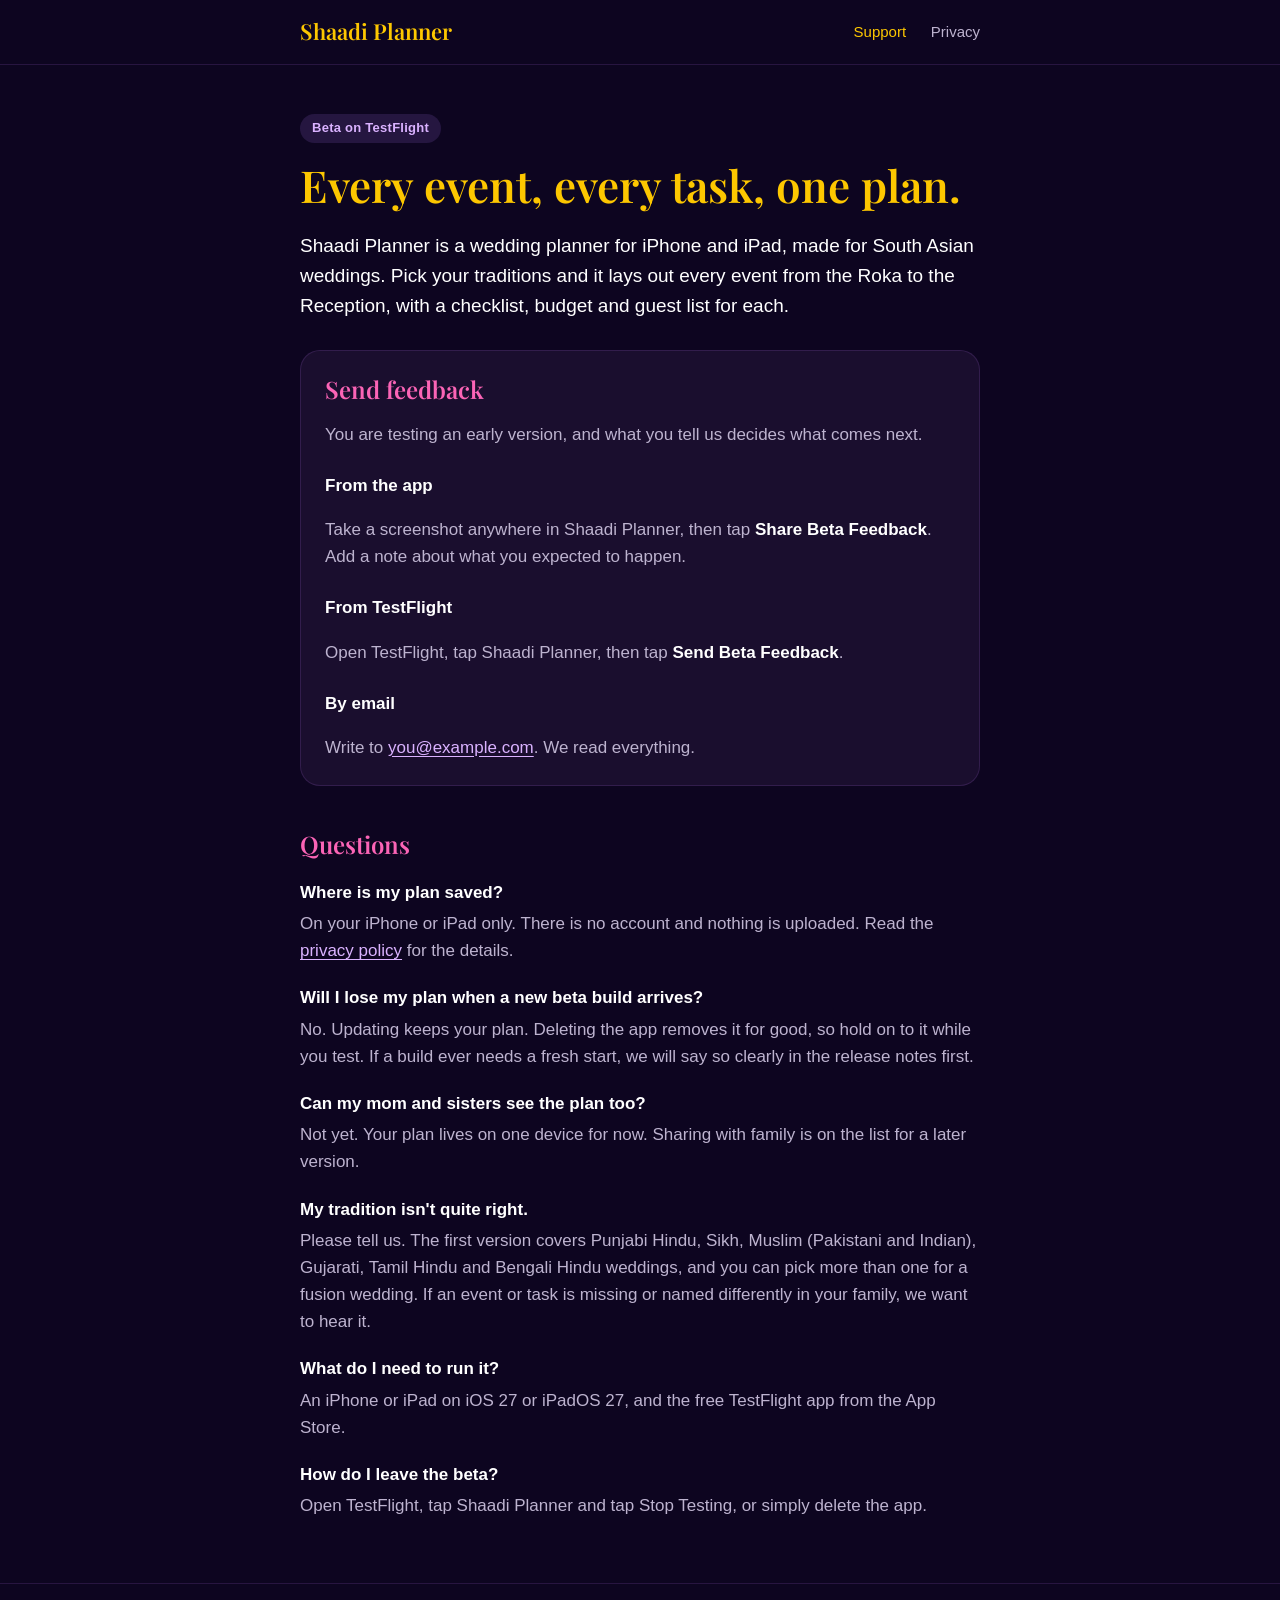
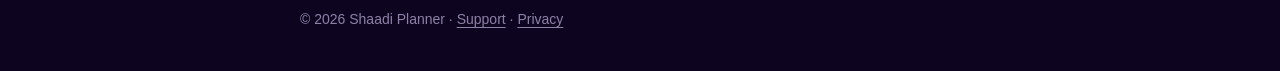
<file: index.html>
<!doctype html>
<html lang="en-CA">
<head>
  <meta charset="utf-8">
  <meta name="viewport" content="width=device-width, initial-scale=1">
  <title>Shaadi Planner · Support</title>
  <meta name="description" content="Help and beta feedback for Shaadi Planner, the wedding planner made for South Asian weddings.">
  <meta name="theme-color" content="#0D0520">
  <link rel="preconnect" href="https://fonts.googleapis.com">
  <link rel="preconnect" href="https://fonts.gstatic.com" crossorigin>
  <link href="https://fonts.googleapis.com/css2?family=Playfair+Display:wght@600&display=swap" rel="stylesheet">
  <link rel="stylesheet" href="style.css">
</head>
<body>
  <header class="site">
    <div class="wrap">
      <a class="wordmark" href="./">Shaadi Planner</a>
      <nav class="site" aria-label="Main">
        <a href="./" aria-current="page">Support</a>
        <a href="privacy.html">Privacy</a>
      </nav>
    </div>
  </header>

  <main>
    <div class="wrap">
      <span class="pill">Beta on TestFlight</span>
      <h1>Every event, every task, one plan.</h1>
      <p class="lede">Shaadi Planner is a wedding planner for iPhone and iPad, made for South Asian weddings. Pick your traditions and it lays out every event from the Roka to the Reception, with a checklist, budget and guest list for each.</p>

      <div class="card">
        <h2>Send feedback</h2>
        <p>You are testing an early version, and what you tell us decides what comes next.</p>
        <h3>From the app</h3>
        <p>Take a screenshot anywhere in Shaadi Planner, then tap <strong>Share Beta Feedback</strong>. Add a note about what you expected to happen.</p>
        <h3>From TestFlight</h3>
        <p>Open TestFlight, tap Shaadi Planner, then tap <strong>Send Beta Feedback</strong>.</p>
        <h3>By email</h3>
        <p>Write to <a href="mailto:you@example.com">you@example.com</a>. We read everything.</p>
      </div>

      <h2>Questions</h2>
      <dl>
        <dt>Where is my plan saved?</dt>
        <dd>On your iPhone or iPad only. There is no account and nothing is uploaded. Read the <a href="privacy.html">privacy policy</a> for the details.</dd>

        <dt>Will I lose my plan when a new beta build arrives?</dt>
        <dd>No. Updating keeps your plan. Deleting the app removes it for good, so hold on to it while you test. If a build ever needs a fresh start, we will say so clearly in the release notes first.</dd>

        <dt>Can my mom and sisters see the plan too?</dt>
        <dd>Not yet. Your plan lives on one device for now. Sharing with family is on the list for a later version.</dd>

        <dt>My tradition isn't quite right.</dt>
        <dd>Please tell us. The first version covers Punjabi Hindu, Sikh, Muslim (Pakistani and Indian), Gujarati, Tamil Hindu and Bengali Hindu weddings, and you can pick more than one for a fusion wedding. If an event or task is missing or named differently in your family, we want to hear it.</dd>

        <dt>What do I need to run it?</dt>
        <dd>An iPhone or iPad on iOS 27 or iPadOS 27, and the free TestFlight app from the App Store.</dd>

        <dt>How do I leave the beta?</dt>
        <dd>Open TestFlight, tap Shaadi Planner and tap Stop Testing, or simply delete the app.</dd>
      </dl>
    </div>
  </main>

  <footer class="site">
    <div class="wrap">
      © 2026 Shaadi Planner · <a href="./">Support</a> · <a href="privacy.html">Privacy</a>
    </div>
  </footer>
</body>
</html>
</file>
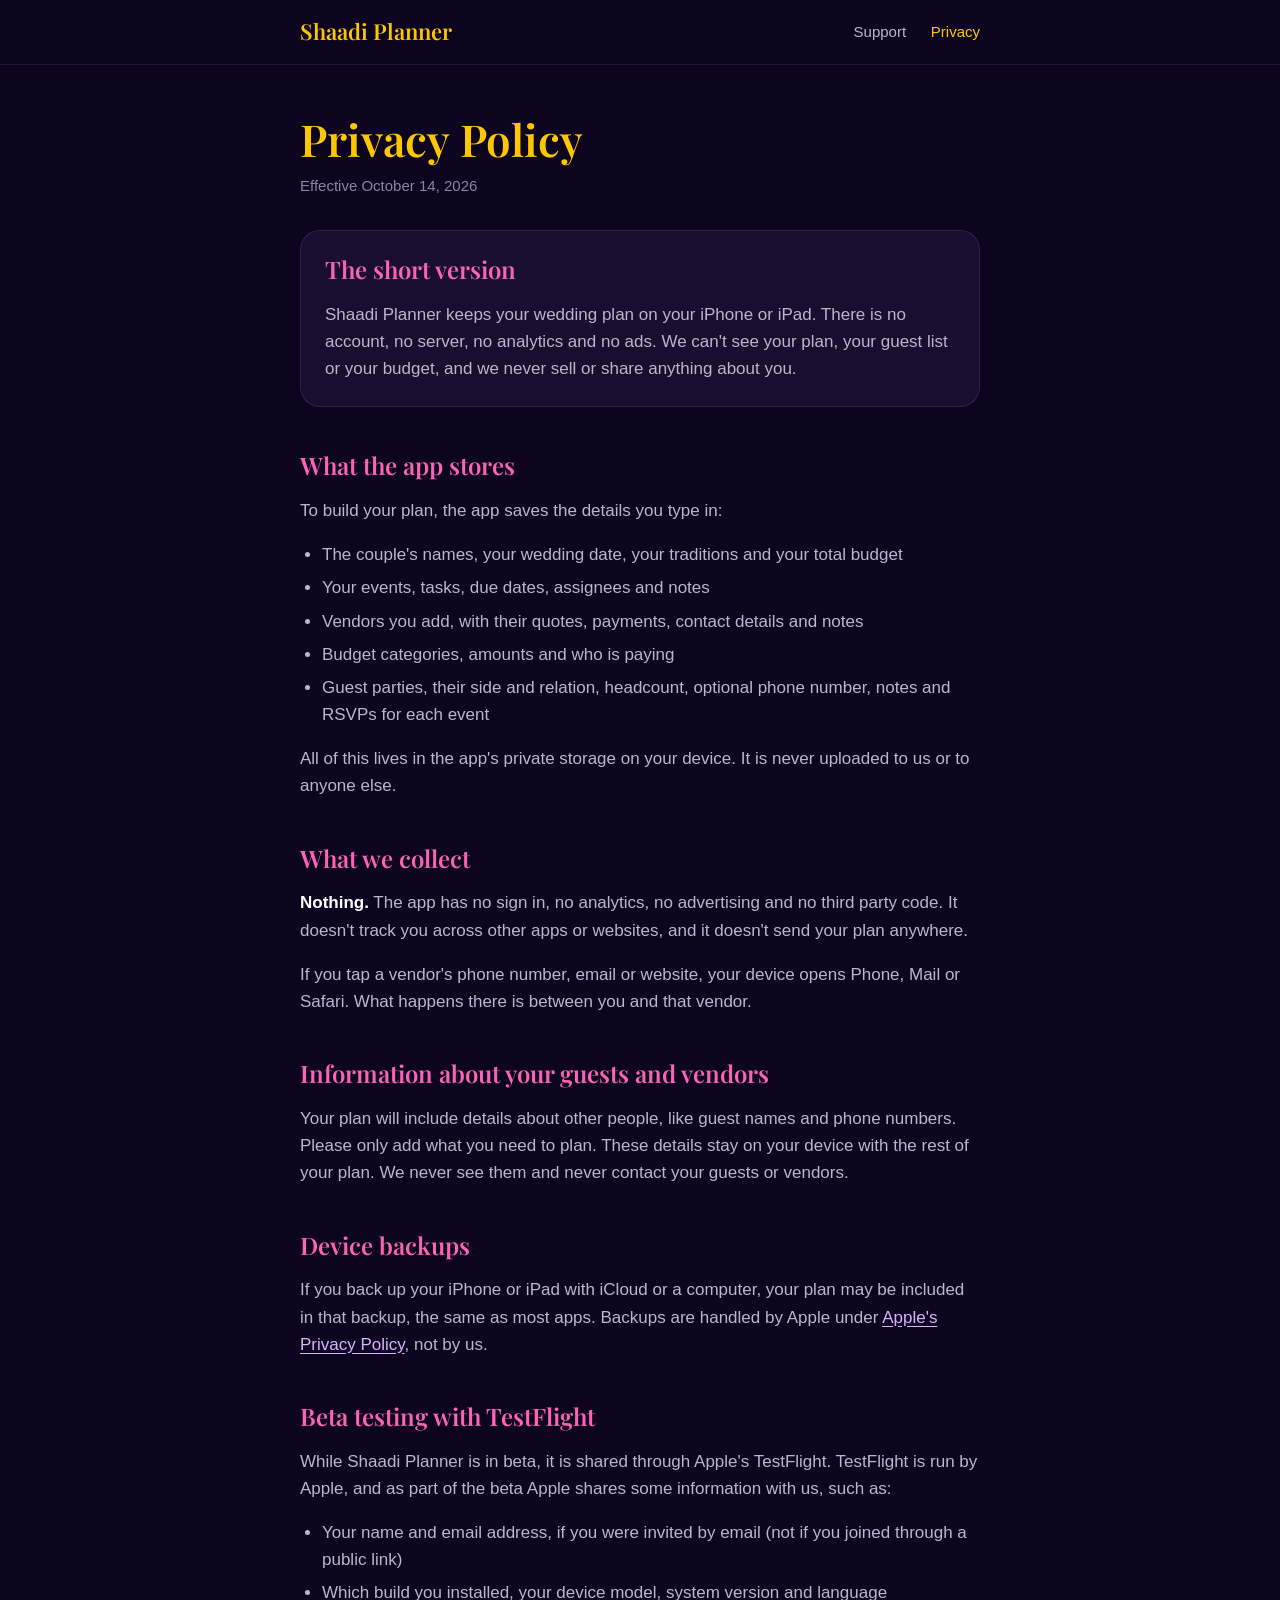
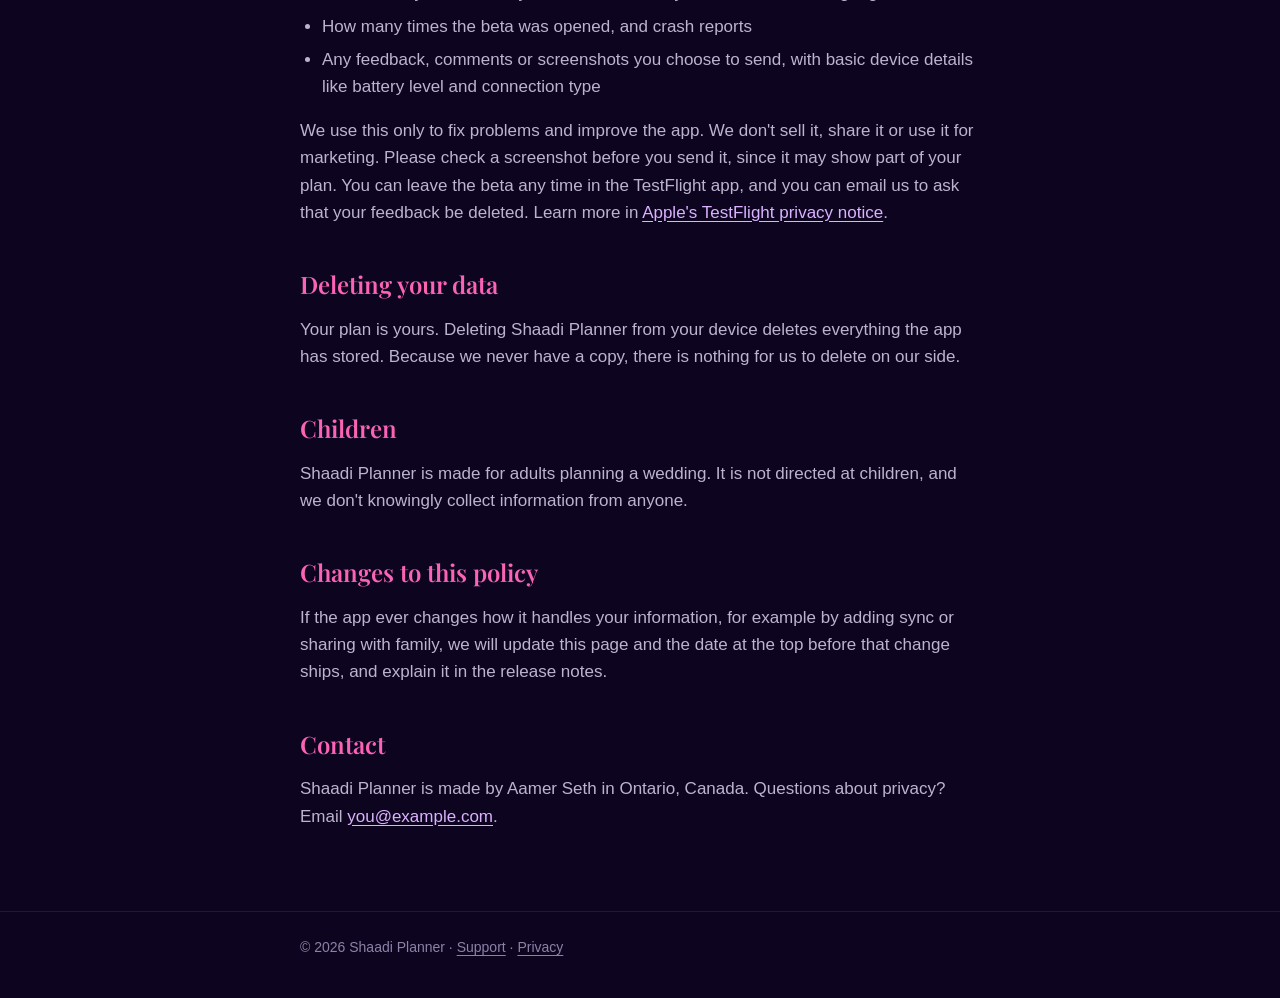
<file: privacy.html>
<!doctype html>
<html lang="en-CA">
<head>
  <meta charset="utf-8">
  <meta name="viewport" content="width=device-width, initial-scale=1">
  <title>Privacy Policy · Shaadi Planner</title>
  <meta name="description" content="Shaadi Planner keeps your wedding plan on your iPhone or iPad. No accounts, no servers, no tracking.">
  <meta name="theme-color" content="#0D0520">
  <link rel="preconnect" href="https://fonts.googleapis.com">
  <link rel="preconnect" href="https://fonts.gstatic.com" crossorigin>
  <link href="https://fonts.googleapis.com/css2?family=Playfair+Display:wght@600&display=swap" rel="stylesheet">
  <link rel="stylesheet" href="style.css">
</head>
<body>
  <header class="site">
    <div class="wrap">
      <a class="wordmark" href="./">Shaadi Planner</a>
      <nav class="site" aria-label="Main">
        <a href="./">Support</a>
        <a href="privacy.html" aria-current="page">Privacy</a>
      </nav>
    </div>
  </header>

  <main>
    <div class="wrap">
      <h1>Privacy Policy</h1>
      <p class="meta">Effective October 14, 2026</p>

      <div class="card">
        <h2>The short version</h2>
        <p>Shaadi Planner keeps your wedding plan on your iPhone or iPad. There is no account, no server, no analytics and no ads. We can't see your plan, your guest list or your budget, and we never sell or share anything about you.</p>
      </div>

      <h2>What the app stores</h2>
      <p>To build your plan, the app saves the details you type in:</p>
      <ul>
        <li>The couple's names, your wedding date, your traditions and your total budget</li>
        <li>Your events, tasks, due dates, assignees and notes</li>
        <li>Vendors you add, with their quotes, payments, contact details and notes</li>
        <li>Budget categories, amounts and who is paying</li>
        <li>Guest parties, their side and relation, headcount, optional phone number, notes and RSVPs for each event</li>
      </ul>
      <p>All of this lives in the app's private storage on your device. It is never uploaded to us or to anyone else.</p>

      <h2>What we collect</h2>
      <p><strong>Nothing.</strong> The app has no sign in, no analytics, no advertising and no third party code. It doesn't track you across other apps or websites, and it doesn't send your plan anywhere.</p>
      <p>If you tap a vendor's phone number, email or website, your device opens Phone, Mail or Safari. What happens there is between you and that vendor.</p>

      <h2>Information about your guests and vendors</h2>
      <p>Your plan will include details about other people, like guest names and phone numbers. Please only add what you need to plan. These details stay on your device with the rest of your plan. We never see them and never contact your guests or vendors.</p>

      <h2>Device backups</h2>
      <p>If you back up your iPhone or iPad with iCloud or a computer, your plan may be included in that backup, the same as most apps. Backups are handled by Apple under <a href="https://www.apple.com/legal/privacy/">Apple's Privacy Policy</a>, not by us.</p>

      <h2>Beta testing with TestFlight</h2>
      <p>While Shaadi Planner is in beta, it is shared through Apple's TestFlight. TestFlight is run by Apple, and as part of the beta Apple shares some information with us, such as:</p>
      <ul>
        <li>Your name and email address, if you were invited by email (not if you joined through a public link)</li>
        <li>Which build you installed, your device model, system version and language</li>
        <li>How many times the beta was opened, and crash reports</li>
        <li>Any feedback, comments or screenshots you choose to send, with basic device details like battery level and connection type</li>
      </ul>
      <p>We use this only to fix problems and improve the app. We don't sell it, share it or use it for marketing. Please check a screenshot before you send it, since it may show part of your plan. You can leave the beta any time in the TestFlight app, and you can email us to ask that your feedback be deleted. Learn more in <a href="https://www.apple.com/legal/privacy/data/en/test-flight/">Apple's TestFlight privacy notice</a>.</p>

      <h2>Deleting your data</h2>
      <p>Your plan is yours. Deleting Shaadi Planner from your device deletes everything the app has stored. Because we never have a copy, there is nothing for us to delete on our side.</p>

      <h2>Children</h2>
      <p>Shaadi Planner is made for adults planning a wedding. It is not directed at children, and we don't knowingly collect information from anyone.</p>

      <h2>Changes to this policy</h2>
      <p>If the app ever changes how it handles your information, for example by adding sync or sharing with family, we will update this page and the date at the top before that change ships, and explain it in the release notes.</p>

      <h2>Contact</h2>
      <p>Shaadi Planner is made by Aamer Seth in Ontario, Canada. Questions about privacy? Email <a href="mailto:you@example.com">you@example.com</a>.</p>
    </div>
  </main>

  <footer class="site">
    <div class="wrap">
      © 2026 Shaadi Planner · <a href="./">Support</a> · <a href="privacy.html">Privacy</a>
    </div>
  </footer>
</body>
</html>
</file>
<file: style.css>
:root {
  --background: #0D0520;
  --surface: #1A0E2E;
  --surface-raised: #251640;
  --separator: rgba(194, 122, 255, 0.14);
  --gold: #FDC700;
  --pink: #FB64B6;
  --purple: #C27AFF;
  --lavender: #DAB2FF;
  --text: #FFFFFF;
  --text-secondary: #BDB3CF;
  --text-tertiary: #8D82A6;
  color-scheme: dark;
}

* { box-sizing: border-box; }

html { -webkit-text-size-adjust: 100%; }

body {
  margin: 0;
  background: var(--background);
  color: var(--text);
  font-family: -apple-system, BlinkMacSystemFont, "SF Pro Text", "Segoe UI", Roboto, Helvetica, Arial, sans-serif;
  font-size: 17px;
  line-height: 1.6;
}

a { color: var(--lavender); text-underline-offset: 3px; }
a:hover { color: var(--gold); }

.wrap {
  max-width: 720px;
  margin: 0 auto;
  padding: 0 20px;
}

header.site {
  border-bottom: 1px solid var(--separator);
}

header.site .wrap {
  display: flex;
  align-items: center;
  justify-content: space-between;
  gap: 16px;
  min-height: 64px;
}

.wordmark {
  font-family: "Playfair Display", Georgia, serif;
  font-weight: 600;
  font-size: 22px;
  color: var(--gold);
  text-decoration: none;
}

nav.site a {
  color: var(--text-secondary);
  text-decoration: none;
  font-size: 15px;
  margin-left: 20px;
}

nav.site a[aria-current="page"],
nav.site a:hover { color: var(--gold); }

main { padding: 48px 0 64px; }

h1, h2 {
  font-family: "Playfair Display", Georgia, serif;
  font-weight: 600;
  line-height: 1.2;
}

h1 {
  color: var(--gold);
  font-size: clamp(32px, 7vw, 44px);
  margin: 0 0 8px;
}

h2 {
  color: var(--pink);
  font-size: 24px;
  margin: 44px 0 12px;
}

h3 {
  font-size: 17px;
  margin: 24px 0 6px;
}

p, li { color: var(--text-secondary); }
strong { color: var(--text); font-weight: 600; }

.meta {
  color: var(--text-tertiary);
  font-size: 15px;
  margin: 0 0 32px;
}

.lede {
  font-size: 19px;
  color: var(--text);
}

.card {
  background: var(--surface);
  border: 1px solid var(--separator);
  border-radius: 20px;
  padding: 24px;
  margin: 28px 0;
}

.card h2:first-child,
.card h3:first-child { margin-top: 0; }
.card p:last-child { margin-bottom: 0; }

ul { padding-left: 22px; }
li { margin: 6px 0; }

.pill {
  display: inline-block;
  background: var(--surface-raised);
  color: var(--lavender);
  font-size: 13px;
  font-weight: 600;
  letter-spacing: 0.02em;
  border-radius: 999px;
  padding: 4px 12px;
  margin-bottom: 16px;
}

.button {
  display: inline-block;
  background: var(--gold);
  color: #1A0E2E;
  font-weight: 600;
  text-decoration: none;
  border-radius: 999px;
  padding: 12px 22px;
  min-height: 44px;
}

.button:hover { color: #1A0E2E; filter: brightness(1.08); }

dl { margin: 0; }
dt { color: var(--text); font-weight: 600; margin-top: 20px; }
dd { color: var(--text-secondary); margin: 4px 0 0; }

footer.site {
  border-top: 1px solid var(--separator);
  color: var(--text-tertiary);
  font-size: 14px;
  padding: 24px 0 40px;
}

footer.site a { color: var(--text-tertiary); }

@media (max-width: 480px) {
  nav.site a { margin-left: 14px; }
  .card { padding: 20px; border-radius: 16px; }
}
</file>
